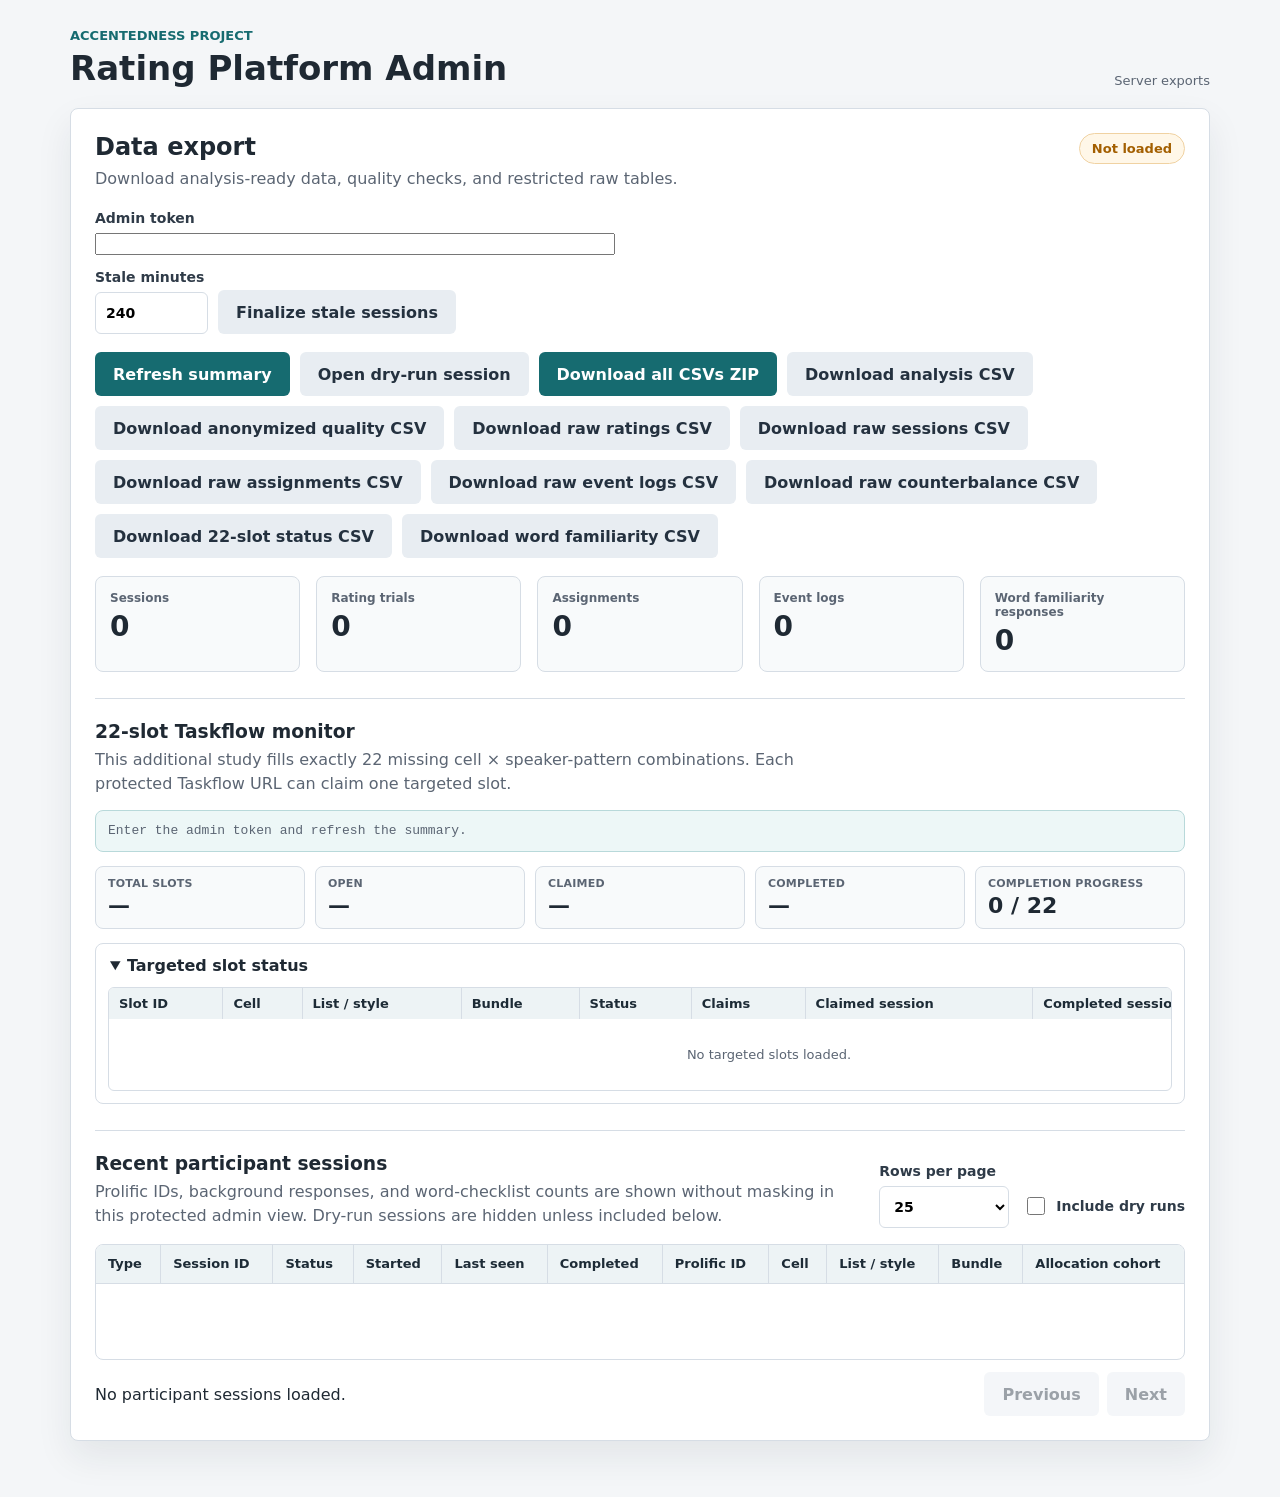
<file: admin/index.html>
<!DOCTYPE html>
<html lang="en">
  <head>
    <meta charset="UTF-8" />
    <meta name="viewport" content="width=device-width, initial-scale=1.0" />
    <title>Rating Platform Admin</title>
    <link rel="stylesheet" href="../styles.css" />
    <link rel="stylesheet" href="admin.css" />
  </head>
  <body>
    <main class="app-shell">
      <header class="header">
        <div>
          <p class="eyebrow">Accentedness project</p>
          <h1>Rating Platform Admin</h1>
        </div>
        <div class="version">Server exports</div>
      </header>

      <section class="panel">
        <div class="panel-heading">
          <div>
            <h2>Data export</h2>
            <p>Download analysis-ready data, quality checks, and restricted raw tables.</p>
          </div>
          <div class="setup-status" id="admin-status">Not loaded</div>
        </div>

        <label class="admin-token">
          Admin token
          <input id="admin-token" type="password" autocomplete="off" />
        </label>

        <div class="admin-maintenance">
          <label>
            Stale minutes
            <input id="stale-minutes" type="number" min="1" max="10080" value="240" />
          </label>
          <button id="finalize-stale-btn" class="secondary">Finalize stale sessions</button>
        </div>

        <div class="admin-actions">
          <button id="refresh-btn">Refresh summary</button>
          <a class="button-link secondary" href="/admin/dry-run.html" target="_blank" rel="noopener">Open dry-run session</a>
          <button id="bundle-btn">Download all CSVs ZIP</button>
          <button id="analysis-btn" class="secondary">Download analysis CSV</button>
          <button id="quality-btn" class="secondary">Download anonymized quality CSV</button>
          <button id="ratings-btn" class="secondary">Download raw ratings CSV</button>
          <button id="sessions-btn" class="secondary">Download raw sessions CSV</button>
          <button id="assignments-btn" class="secondary">Download raw assignments CSV</button>
          <button id="events-btn" class="secondary">Download raw event logs CSV</button>
          <button id="counterbalance-btn" class="secondary">Download raw counterbalance CSV</button>
          <button id="targeted-slots-btn" class="secondary">Download 22-slot status CSV</button>
          <button id="word-familiarity-btn" class="secondary">Download word familiarity CSV</button>
        </div>

        <div class="admin-grid">
          <div class="admin-card">
            <span>Sessions</span>
            <strong id="count-sessions">0</strong>
          </div>
          <div class="admin-card">
            <span>Rating trials</span>
            <strong id="count-trials">0</strong>
          </div>
          <div class="admin-card">
            <span>Assignments</span>
            <strong id="count-assignments">0</strong>
          </div>
          <div class="admin-card">
            <span>Event logs</span>
            <strong id="count-events">0</strong>
          </div>
          <div class="admin-card">
            <span>Word familiarity responses</span>
            <strong id="count-word-familiarity">0</strong>
          </div>
        </div>

        <section class="admin-counterbalance" aria-labelledby="targeted-slots-heading">
          <div class="admin-counterbalance-heading">
            <div>
              <h3 id="targeted-slots-heading">22-slot Taskflow monitor</h3>
              <p>
                This additional study fills exactly 22 missing cell × speaker-pattern combinations.
                Each protected Taskflow URL can claim one targeted slot.
              </p>
            </div>
          </div>

          <p id="targeted-slots-meta" class="admin-scope-meta" aria-live="polite">
            Enter the admin token and refresh the summary.
          </p>

          <div class="admin-balance-summary" aria-label="Targeted Taskflow slot totals">
            <div class="admin-balance-card">
              <span>Total slots</span>
              <strong id="targeted-slots-total">—</strong>
            </div>
            <div class="admin-balance-card">
              <span>Open</span>
              <strong id="targeted-slots-open">—</strong>
            </div>
            <div class="admin-balance-card">
              <span>Claimed</span>
              <strong id="targeted-slots-claimed">—</strong>
            </div>
            <div class="admin-balance-card">
              <span>Completed</span>
              <strong id="targeted-slots-completed">—</strong>
            </div>
            <div class="admin-balance-card">
              <span>Completion progress</span>
              <strong id="targeted-slots-progress">0 / 22</strong>
            </div>
          </div>

          <details class="admin-balance-details" open>
            <summary>Targeted slot status</summary>
            <div class="admin-balance-table-wrap" tabindex="0" role="region" aria-label="Status of the 22 targeted Taskflow slots">
              <table class="admin-balance-table admin-targeted-slot-table">
                <thead>
                  <tr>
                    <th scope="col">Slot ID</th>
                    <th scope="col">Cell</th>
                    <th scope="col">List / style</th>
                    <th scope="col">Bundle</th>
                    <th scope="col">Status</th>
                    <th scope="col">Claims</th>
                    <th scope="col">Claimed session</th>
                    <th scope="col">Completed session</th>
                    <th scope="col">Updated</th>
                  </tr>
                </thead>
                <tbody id="targeted-slots-body">
                  <tr><td class="admin-empty-row" colspan="9">No targeted slots loaded.</td></tr>
                </tbody>
              </table>
            </div>
          </details>
        </section>

        <section class="admin-recent" aria-labelledby="recent-sessions-heading">
          <div class="admin-recent-heading">
            <div>
              <h3 id="recent-sessions-heading">Recent participant sessions</h3>
              <p>
                Prolific IDs, background responses, and word-checklist counts are shown without masking in this
                protected admin view. Dry-run sessions are hidden unless included below.
              </p>
            </div>
            <div class="admin-recent-controls">
              <label class="admin-inline-control">
                Rows per page
                <select id="recent-page-size">
                  <option value="10">10</option>
                  <option value="25" selected>25</option>
                  <option value="50">50</option>
                  <option value="100">100</option>
                </select>
              </label>
              <label class="admin-checkbox-control">
                <input id="recent-include-dry-run" type="checkbox" />
                Include dry runs
              </label>
            </div>
          </div>

          <div
            class="admin-session-table-wrap"
            tabindex="0"
            role="region"
            aria-label="Recent participant background responses; scroll horizontally to view all columns"
          >
            <table class="admin-session-table">
              <thead>
                <tr>
                  <th scope="col">Type</th>
                  <th scope="col">Session ID</th>
                  <th scope="col">Status</th>
                  <th scope="col">Started</th>
                  <th scope="col">Last seen</th>
                  <th scope="col">Completed</th>
                  <th scope="col">Prolific ID</th>
                  <th scope="col">Cell</th>
                  <th scope="col">List / style</th>
                  <th scope="col">Bundle</th>
                  <th scope="col">Allocation cohort</th>
                  <th scope="col">Allocation strategy</th>
                  <th scope="col">Age</th>
                  <th scope="col">English variety</th>
                  <th scope="col">English variety (other)</th>
                  <th scope="col">Gender</th>
                  <th scope="col">Gender (other)</th>
                  <th scope="col">Japanese-accent familiarity</th>
                  <th scope="col">Chinese-accent familiarity</th>
                  <th scope="col">English teaching experience</th>
                  <th scope="col">Teaching details</th>
                  <th scope="col">Linguistics knowledge</th>
                  <th scope="col">Linguistics details</th>
                  <th scope="col">Checklist required</th>
                  <th scope="col">Checklist responses</th>
                  <th scope="col">Known words</th>
                </tr>
              </thead>
              <tbody id="recent-sessions-body">
                <tr>
                  <td class="admin-empty-row" colspan="26">Enter the admin token and refresh the summary.</td>
                </tr>
              </tbody>
            </table>
          </div>

          <div class="admin-pagination">
            <p id="recent-page-status" aria-live="polite">No participant sessions loaded.</p>
            <div>
              <button id="recent-prev-btn" class="secondary" type="button" disabled>Previous</button>
              <button id="recent-next-btn" class="secondary" type="button" disabled>Next</button>
            </div>
          </div>
        </section>

        <pre id="admin-log" class="log" aria-live="polite"></pre>
      </section>
    </main>
    <script src="admin.js"></script>
  </body>
</html>
</file>
<file: styles.css>
:root {
  color-scheme: light;
  font-family: Inter, ui-sans-serif, system-ui, -apple-system, BlinkMacSystemFont, "Segoe UI", sans-serif;
  background: #f4f6f8;
  color: #1f2933;
  --panel: #ffffff;
  --panel-soft: #f8fafb;
  --ink-muted: #5b6573;
  --line: #d6dde5;
  --accent: #166b70;
  --accent-strong: #0f4f53;
  --amber: #a35f00;
  --green: #247449;
  --shadow: 0 16px 36px rgba(31, 41, 51, 0.08);
}

* {
  box-sizing: border-box;
}

body {
  margin: 0;
  min-height: 100vh;
}

button,
.button-link,
input,
select {
  font: inherit;
}

button,
.button-link {
  border: 0;
  border-radius: 6px;
  background: var(--accent);
  color: white;
  cursor: pointer;
  display: inline-flex;
  align-items: center;
  justify-content: center;
  font-weight: 700;
  min-height: 44px;
  padding: 0 18px;
  text-decoration: none;
  transition: background 140ms ease, box-shadow 140ms ease, transform 140ms ease;
}

button:hover:not(:disabled),
.button-link:hover {
  background: var(--accent-strong);
  box-shadow: 0 8px 20px rgba(22, 107, 112, 0.16);
}

button:disabled {
  cursor: not-allowed;
  opacity: 0.45;
}

button.secondary,
.button-link.secondary {
  background: #e8edf2;
  color: #24313f;
}

button.secondary:hover:not(:disabled),
.button-link.secondary:hover {
  background: #d5dee8;
}

input[type="text"],
input[type="number"],
select {
  background: #ffffff;
  border: 1px solid var(--line);
  border-radius: 6px;
  min-height: 42px;
  padding: 8px 10px;
  width: 100%;
}

input[type="number"] {
  appearance: textfield;
}

button:focus-visible,
input:focus-visible,
select:focus-visible,
summary:focus-visible {
  outline: 3px solid rgba(22, 107, 112, 0.25);
  outline-offset: 2px;
}

.app-shell {
  margin: 0 auto;
  max-width: 1180px;
  padding: 28px 20px 56px;
}

.header {
  align-items: end;
  display: flex;
  gap: 24px;
  justify-content: space-between;
  margin-bottom: 20px;
}

.header h1,
.panel h2 {
  letter-spacing: 0;
  margin: 0;
}

.header h1 {
  font-size: 34px;
  line-height: 1.15;
}

.eyebrow {
  color: var(--accent);
  font-size: 13px;
  font-weight: 800;
  letter-spacing: 0;
  margin: 0 0 6px;
  text-transform: uppercase;
}

.version {
  color: var(--ink-muted);
  font-size: 13px;
  white-space: nowrap;
}

.panel {
  background: var(--panel);
  border: 1px solid var(--line);
  border-radius: 8px;
  box-shadow: var(--shadow);
  margin-top: 18px;
  padding: 24px;
}

.panel-heading {
  align-items: start;
  display: flex;
  gap: 20px;
  justify-content: space-between;
  margin-bottom: 22px;
}

.panel-heading p {
  margin: 8px 0 0;
}

.panel-heading p,
.audio-state,
.complete-panel p,
.break-panel p {
  color: var(--ink-muted);
}

.setup-status {
  background: #fff7e8;
  border: 1px solid #f0d2a2;
  border-radius: 999px;
  color: var(--amber);
  font-size: 13px;
  font-weight: 800;
  padding: 7px 12px;
  white-space: nowrap;
}

.setup-status[data-ready="true"] {
  background: #eaf7ef;
  border-color: #bde1cb;
  color: var(--green);
}

.status-grid {
  display: grid;
  gap: 10px;
  grid-template-columns: repeat(4, minmax(0, 1fr));
  margin-bottom: 22px;
}

.status-grid div,
.trial-rail div {
  background: var(--panel-soft);
  border: 1px solid var(--line);
  border-radius: 8px;
  padding: 12px;
}

.status-grid span,
.trial-rail span {
  color: var(--ink-muted);
  display: block;
  font-size: 12px;
  font-weight: 800;
  margin-bottom: 4px;
}

.status-grid strong,
.trial-rail strong {
  color: #24313f;
  display: block;
  font-size: 22px;
  line-height: 1.1;
}

.setup-layout {
  display: grid;
  gap: 20px;
}

.setup-section {
  border-top: 1px solid var(--line);
  padding-top: 18px;
}

.setup-section h3 {
  font-size: 15px;
  margin: 0 0 12px;
}

.form-grid {
  display: grid;
  gap: 16px;
  grid-template-columns: repeat(5, minmax(140px, 1fr));
}

.participant-instructions {
  background: var(--panel-soft);
  border: 1px solid var(--line);
  border-radius: 8px;
  color: #2f3b48;
  line-height: 1.55;
  margin-bottom: 16px;
  padding: 16px;
}

.participant-instructions p {
  margin: 0 0 10px;
}

.participant-instructions p:last-child {
  margin-bottom: 0;
}

.participant-instructions ol {
  margin: 0 0 10px 20px;
  padding: 0;
}

.participant-instructions li {
  margin: 5px 0;
}

.turnstile-widget {
  margin-bottom: 16px;
  min-height: 65px;
}

body.participant-mode .researcher-only {
  display: none !important;
}

body:not(.participant-mode) .participant-only {
  display: none !important;
}

body.participant-mode .app-shell {
  max-width: 920px;
}

body.participant-mode .form-grid {
  grid-template-columns: minmax(220px, 360px);
}

body.participant-mode #participant-id-field.hidden {
  display: none !important;
}

body.participant-mode .setup-step {
  display: none;
}

body.participant-mode .setup-step.active {
  display: block;
}

body.participant-mode .rating-workspace {
  grid-template-columns: minmax(0, 1fr);
}

body.participant-mode .trial-rail,
body.participant-mode #pause-btn {
  display: none !important;
}

.onboarding-progress {
  display: grid;
  gap: 10px;
  grid-template-columns: repeat(4, minmax(0, 1fr));
  margin: 0 0 22px;
}

.onboarding-step-chip {
  align-items: center;
  background: var(--panel-soft);
  border: 1px solid var(--line);
  border-radius: 8px;
  color: var(--ink-muted);
  display: flex;
  gap: 10px;
  min-height: 48px;
  padding: 10px;
}

.onboarding-step-chip span {
  align-items: center;
  background: #e8edf2;
  border-radius: 999px;
  color: #24313f;
  display: inline-flex;
  flex: 0 0 auto;
  font-size: 13px;
  font-weight: 900;
  height: 26px;
  justify-content: center;
  width: 26px;
}

.onboarding-step-chip strong {
  display: block;
  font-size: 13px;
  line-height: 1.2;
}

.onboarding-step-chip.active {
  background: #eef8f8;
  border-color: #9fc9cc;
  color: var(--accent-strong);
}

.onboarding-step-chip.active span,
.onboarding-step-chip.complete span {
  background: var(--accent);
  color: white;
}

.onboarding-step-chip.complete {
  border-color: #bdd7d9;
  color: #2f3b48;
}

.step-kicker {
  color: var(--accent);
  font-size: 12px;
  font-weight: 900;
  letter-spacing: 0;
  margin: 0 0 6px;
  text-transform: uppercase;
}

.step-copy {
  color: var(--ink-muted);
  margin: -4px 0 16px;
}

.prolific-detected-note {
  background: #eaf7ef;
  border: 1px solid #bde1cb;
  border-radius: 8px;
  color: var(--green);
  font-weight: 800;
  margin: 0 0 16px;
  padding: 12px 14px;
}

.scale-summary-grid,
.ready-summary {
  display: grid;
  gap: 12px;
  grid-template-columns: repeat(3, minmax(0, 1fr));
  margin-top: 16px;
}

.scale-summary-grid div,
.ready-summary div {
  background: var(--panel-soft);
  border: 1px solid var(--line);
  border-radius: 8px;
  min-height: 88px;
  padding: 14px;
}

.scale-summary-grid span,
.ready-summary span {
  color: var(--ink-muted);
  display: block;
  font-size: 12px;
  font-weight: 900;
  margin-bottom: 8px;
}

.scale-summary-grid strong,
.ready-summary strong {
  color: #24313f;
  display: block;
  font-size: 15px;
  line-height: 1.35;
}

.scale-summary-grid p {
  color: #2f3b48;
  font-size: 13px;
  line-height: 1.45;
  margin: 0 0 10px;
}

.onboarding-controls {
  align-items: center;
  border-top: 1px solid var(--line);
  display: flex;
  gap: 10px;
  justify-content: flex-end;
  margin-top: 22px;
  padding-top: 18px;
}

body.participant-mode .setup-step[data-onboarding-step="ready"] .actions {
  margin-top: 20px;
}

body.participant-mode .setup-step[data-onboarding-step="ready"] #start-btn {
  min-width: 180px;
}

.background-grid,
.familiarity-grid {
  display: grid;
  gap: 16px;
  grid-template-columns: repeat(2, minmax(220px, 1fr));
  margin-top: 16px;
}

.background-field,
.familiarity-field {
  background: var(--panel-soft);
  border: 1px solid var(--line);
  border-radius: 8px;
  margin: 0;
  padding: 14px;
}

.background-field legend,
.familiarity-field legend {
  color: #2f3b48;
  font-size: 14px;
  font-weight: 800;
  padding: 0 4px;
}

.background-field > input {
  margin-top: 8px;
}

.background-field .detail-label {
  margin-top: 12px;
}

.stacked-options {
  display: grid;
  gap: 7px;
  margin-top: 8px;
}

.compact-options {
  grid-template-columns: repeat(2, minmax(0, 1fr));
}

.stacked-options label {
  align-items: center;
  background: #ffffff;
  border: 1px solid var(--line);
  border-radius: 6px;
  cursor: pointer;
  display: flex;
  font-weight: 700;
  gap: 8px;
  min-height: 38px;
  padding: 8px 10px;
}

.stacked-options label:has(input:checked) {
  background: #eef7f8;
  border-color: var(--accent);
}

.validation-message {
  background: #fff4f2;
  border: 1px solid #d8796f;
  border-radius: 7px;
  color: #8a2d25;
  font-size: 14px;
  font-weight: 700;
  margin: 12px 0 0;
  padding: 10px 12px;
}

[aria-invalid="true"] {
  border-color: #b73d32 !important;
  box-shadow: 0 0 0 2px rgba(183, 61, 50, 0.15);
}

.familiarity-options {
  display: grid;
  gap: 8px;
  grid-template-columns: repeat(6, minmax(34px, 1fr));
  margin: 8px 0 10px;
}

.familiarity-options label {
  align-items: center;
  background: #ffffff;
  border: 1px solid var(--line);
  border-radius: 6px;
  cursor: pointer;
  display: flex;
  font-size: 15px;
  font-weight: 800;
  justify-content: center;
  min-height: 40px;
  padding: 6px;
  transition: background 120ms ease, border-color 120ms ease, color 120ms ease;
}

.familiarity-options input {
  height: 1px;
  opacity: 0;
  position: absolute;
  width: 1px;
}

.familiarity-options label:has(input:checked) {
  background: var(--accent);
  border-color: var(--accent);
  color: white;
}

.familiarity-options label:has(input:focus-visible) {
  outline: 3px solid rgba(31, 94, 102, 0.32);
  outline-offset: 2px;
}

.familiarity-anchors {
  color: var(--ink-muted);
  display: flex;
  font-size: 12px;
  font-weight: 700;
  justify-content: space-between;
  line-height: 1.25;
}

.familiarity-anchors span:last-child {
  text-align: right;
}

label {
  color: #2f3b48;
  display: grid;
  font-size: 14px;
  font-weight: 700;
  gap: 7px;
}

.checkbox-label {
  align-items: center;
  display: flex;
  gap: 9px;
}

.checkbox-label input {
  inline-size: auto;
}

.upload-grid {
  display: grid;
  gap: 16px;
  grid-template-columns: repeat(3, minmax(0, 1fr));
  margin-top: 16px;
}

.remote-card {
  background: #f5f9fa;
  border: 1px solid #c7d8dc;
  border-radius: 8px;
  padding: 16px;
}

.remote-heading,
.participant-actions {
  align-items: center;
  display: flex;
  flex-wrap: wrap;
  gap: 10px;
  justify-content: space-between;
}

.participant-actions {
  justify-content: flex-start;
  margin-top: 12px;
}

.source-option {
  min-height: 44px;
}

.source-summary {
  color: var(--ink-muted);
  font-size: 13px;
  font-weight: 700;
  margin-top: 4px;
}

.custom-field {
  margin-top: 12px;
  max-width: 560px;
}

.participant-grid {
  background: #f7fafb;
  border: 1px solid var(--line);
  border-radius: 8px;
  display: grid;
  gap: 8px;
  grid-template-columns: repeat(4, minmax(0, 1fr));
  margin-top: 12px;
  max-height: 240px;
  overflow: auto;
  padding: 12px;
}

.participant-grid.empty {
  color: var(--ink-muted);
  display: block;
  font-weight: 700;
}

.participant-option {
  align-items: center;
  background: #ffffff;
  border: 1px solid #dce3eb;
  border-radius: 6px;
  display: flex;
  gap: 8px;
  min-height: 42px;
  padding: 8px 10px;
}

.participant-option input {
  inline-size: auto;
}

.participant-option span {
  color: var(--ink-muted);
  font-size: 12px;
  font-weight: 700;
  margin-left: auto;
}

.remote-card small {
  color: var(--ink-muted);
  display: block;
  font-weight: 600;
  line-height: 1.4;
  margin-top: 10px;
}

#prepare-remote-btn {
  margin-top: 12px;
}

.upload-card {
  background: var(--panel-soft);
  border: 1px dashed #b9c4cf;
  border-radius: 8px;
  padding: 16px;
}

.upload-card span {
  font-size: 15px;
}

.upload-card small {
  color: var(--ink-muted);
  font-weight: 500;
  line-height: 1.4;
}

.scale-details {
  border-top: 1px solid var(--line);
  margin-top: 22px;
  padding-top: 16px;
}

.scale-details summary {
  cursor: pointer;
  font-weight: 800;
}

.anchor-grid {
  display: grid;
  gap: 16px;
  grid-template-columns: repeat(3, minmax(0, 1fr));
  margin-top: 16px;
}

.anchor-grid h3,
.anchor-grid p {
  margin: 0 0 8px;
}

.actions {
  display: flex;
  flex-wrap: wrap;
  gap: 12px;
  margin-top: 22px;
}

.log {
  background: #101820;
  border-radius: 8px;
  color: #d7e6ee;
  font-size: 13px;
  line-height: 1.5;
  margin: 18px 0 0;
  max-height: 220px;
  overflow: auto;
  padding: 14px;
  white-space: pre-wrap;
}

.log:empty {
  display: none;
}

.hidden {
  display: none !important;
}

.task-topbar {
  align-items: center;
  display: flex;
  justify-content: space-between;
}

.progress-track {
  background: #e5ebf0;
  border-radius: 999px;
  height: 10px;
  margin: 18px 0 8px;
  overflow: hidden;
}

#progress-fill {
  background: var(--accent);
  height: 100%;
  transition: width 180ms ease;
  width: 0;
}

.progress-text {
  color: var(--ink-muted);
  font-size: 13px;
  font-weight: 700;
  margin-bottom: 22px;
  text-align: right;
}

.rating-workspace {
  align-items: start;
  display: grid;
  gap: 22px;
  grid-template-columns: 180px minmax(0, 1fr);
}

.trial-rail {
  display: grid;
  gap: 10px;
  position: sticky;
  top: 20px;
}

.trial-rail strong {
  font-size: 20px;
}

.response-stack {
  min-width: 0;
}

.stimulus-area {
  align-items: center;
  background: #f9fbfc;
  border: 1px solid var(--line);
  border-radius: 8px;
  display: grid;
  gap: 14px;
  justify-items: center;
  margin-bottom: 22px;
  min-height: 150px;
  padding: 26px;
}

.play-button {
  font-size: 20px;
  min-height: 58px;
  min-width: 180px;
}

.dictation-box {
  margin-bottom: 20px;
}

.dictation-box input {
  font-size: 22px;
  min-height: 54px;
}

.dictation-unidentified {
  align-items: center;
  color: var(--ink-muted);
  display: flex;
  font-size: 14px;
  font-weight: 700;
  gap: 8px;
  margin-top: 10px;
}

.dictation-unidentified input {
  height: 18px;
  min-height: 0;
  width: 18px;
}

.scale-block {
  background: #ffffff;
  border: 1px solid var(--line);
  border-radius: 8px;
  margin: 18px 0;
  padding: 16px;
}

.scale-block legend {
  font-size: 17px;
  font-weight: 800;
  padding: 0 8px;
}

.scale-definition {
  color: #2f3b48;
  font-size: 14px;
  line-height: 1.5;
  margin: 0 0 14px;
}

.scale-endpoints {
  align-items: center;
  color: var(--ink-muted);
  display: flex;
  font-size: 14px;
  font-weight: 700;
  justify-content: space-between;
  margin: 0 0 12px;
  gap: 10px;
}

.scale-options {
  display: grid;
  gap: 8px;
  grid-template-columns: repeat(9, minmax(42px, 1fr));
}

.scale-options label {
  align-items: center;
  border: 1px solid var(--line);
  border-radius: 6px;
  cursor: pointer;
  display: flex;
  font-size: 15px;
  font-weight: 800;
  justify-content: center;
  min-height: 44px;
  padding: 6px;
  transition: background 120ms ease, border-color 120ms ease, color 120ms ease;
}

.scale-block.disabled {
  background: #f8fafb;
}

.scale-block.disabled .scale-options label:not(:has(input:checked)) {
  color: #8993a0;
  cursor: not-allowed;
  opacity: 0.62;
}

.scale-options input {
  height: 1px;
  opacity: 0;
  position: absolute;
  width: 1px;
}

.scale-options label:has(input:checked) {
  background: var(--accent);
  border-color: var(--accent);
  color: white;
}

.practice-feedback {
  background: #eef7f8;
  border: 1px solid #b7d8dc;
  border-radius: 8px;
  color: #183a3e;
  font-size: 15px;
  font-weight: 700;
  line-height: 1.5;
  margin-top: 18px;
  padding: 14px;
}

.resume-panel {
  max-width: 720px;
  margin-inline: auto;
}

.resume-summary {
  display: grid;
  gap: 0.45rem;
  margin: 1.25rem 0;
  padding: 1rem 1.1rem;
  border: 1px solid var(--line);
  border-radius: 14px;
  background: var(--panel-soft);
}

.resume-summary strong {
  font-size: 1.08rem;
}

#practice-feedback-text {
  margin: 0;
  white-space: pre-line;
}

.practice-feedback-replay {
  align-items: center;
  display: flex;
  flex-wrap: wrap;
  gap: 10px 14px;
  margin-top: 14px;
}

.practice-feedback-replay button {
  flex: 0 0 auto;
  width: auto;
}

#practice-feedback-replay-status {
  color: var(--ink-muted);
  font-size: 14px;
  font-weight: 600;
}

.practice-reason {
  background: #fff7e8;
  border: 1px solid #f0d2a2;
  border-radius: 8px;
  margin-top: 14px;
  padding: 14px;
}

.practice-reason textarea {
  border: 1px solid var(--line);
  border-radius: 6px;
  font: inherit;
  min-height: 84px;
  padding: 8px 10px;
  resize: vertical;
  width: 100%;
}

.word-familiarity-panel {
  text-align: left;
}

.word-familiarity-heading {
  align-items: end;
}

.word-familiarity-heading h2,
.word-familiarity-heading p {
  margin-bottom: 0;
}

.word-familiarity-heading > div:first-child > p:last-child {
  color: var(--ink-muted);
  line-height: 1.55;
  margin-top: 8px;
  max-width: 760px;
}

.word-familiarity-count {
  background: #eef7f8;
  border: 1px solid #b7d8dc;
  border-radius: 999px;
  color: #183a3e;
  flex: 0 0 auto;
  font-size: 14px;
  font-weight: 800;
  padding: 8px 12px;
}

.word-familiarity-fieldset {
  border: 1px solid var(--line);
  border-radius: 10px;
  margin: 22px 0 0;
  padding: 18px;
}

.word-familiarity-fieldset legend {
  color: #24313f;
  font-size: 15px;
  font-weight: 800;
  padding: 0 8px;
}

.word-familiarity-grid {
  display: grid;
  gap: 10px;
  grid-template-columns: repeat(5, minmax(0, 1fr));
}

.word-familiarity-option {
  align-items: center;
  background: #ffffff;
  border: 1px solid var(--line);
  border-radius: 8px;
  cursor: pointer;
  display: flex;
  font-weight: 700;
  gap: 10px;
  min-height: 46px;
  padding: 9px 11px;
}

.word-familiarity-option:has(input:checked) {
  background: #eef7f8;
  border-color: #72aeb5;
  color: #183a3e;
}

.word-familiarity-option:focus-within {
  outline: 3px solid rgba(36, 111, 120, 0.2);
  outline-offset: 2px;
}

.word-familiarity-option input,
.word-familiarity-confirmation input {
  accent-color: var(--accent);
  flex: 0 0 auto;
  height: 20px;
  min-height: 0;
  width: 20px;
}

.word-familiarity-confirmation {
  align-items: flex-start;
  background: var(--panel-soft);
  border: 1px solid var(--line);
  border-radius: 8px;
  display: flex;
  font-weight: 700;
  gap: 10px;
  line-height: 1.5;
  margin-top: 18px;
  padding: 14px;
}

.word-familiarity-confirmation input {
  margin-top: 2px;
}

.word-familiarity-status {
  color: #9f2f2f;
  font-weight: 700;
  margin: 12px 0 0;
  min-height: 24px;
}

.word-familiarity-actions {
  justify-content: flex-end;
  margin-top: 8px;
}

.completion-code-box {
  background: #f5f9fa;
  border: 1px solid #c7d8dc;
  border-radius: 8px;
  display: inline-grid;
  gap: 6px;
  margin-top: 12px;
  min-width: min(100%, 360px);
  padding: 16px;
}

.completion-code-box span {
  color: var(--ink-muted);
  font-size: 12px;
  font-weight: 800;
  text-transform: uppercase;
}

.completion-code-box strong {
  color: #17242f;
  font-size: 28px;
  letter-spacing: 0.04em;
}

.prolific-return-link {
  align-items: center;
  background: var(--accent);
  border-radius: 6px;
  color: #ffffff;
  display: inline-flex;
  font-weight: 800;
  justify-content: center;
  margin-top: 14px;
  min-height: 44px;
  padding: 0 18px;
  text-decoration: none;
}

.prolific-return-link:focus,
.prolific-return-link:hover {
  background: #1f5e66;
}

.trial-actions {
  display: flex;
  justify-content: flex-end;
  margin-top: 22px;
}

.break-panel,
.distractor-panel,
.complete-panel {
  text-align: center;
}

.distractor-problems {
  display: grid;
  gap: 12px;
  grid-template-columns: repeat(3, minmax(0, 1fr));
  margin: 22px auto 14px;
  max-width: 720px;
  text-align: left;
}

.distractor-problem {
  background: var(--panel-soft);
  border: 1px solid var(--line);
  border-radius: 8px;
  padding: 12px;
}

.distractor-problem label {
  display: grid;
  gap: 8px;
}

.distractor-problem span {
  color: #24313f;
  font-size: 18px;
  font-weight: 800;
}

.distractor-status {
  color: var(--ink-muted);
  min-height: 24px;
}

.admin-grid {
  display: grid;
  gap: 16px;
  grid-template-columns: repeat(auto-fit, minmax(170px, 1fr));
  margin: 18px 0;
}

.admin-card {
  background: var(--panel-soft);
  border: 1px solid var(--line);
  border-radius: 8px;
  padding: 14px;
}

.admin-card span {
  color: var(--ink-muted);
  display: block;
  font-size: 12px;
  font-weight: 800;
  margin-bottom: 5px;
}

.admin-card strong {
  display: block;
  font-size: 28px;
}

.admin-actions {
  display: flex;
  flex-wrap: wrap;
  gap: 10px;
  margin-top: 18px;
}

.admin-token {
  max-width: 520px;
}

.admin-maintenance {
  align-items: end;
  display: flex;
  flex-wrap: wrap;
  gap: 10px;
  margin-top: 14px;
}

.admin-maintenance label {
  max-width: 220px;
}

.admin-recent {
  border-top: 1px solid var(--line);
  margin-top: 26px;
  padding-top: 22px;
}

.admin-recent-heading {
  align-items: end;
  display: flex;
  gap: 18px;
  justify-content: space-between;
}

.admin-recent-heading h3,
.admin-recent-heading p,
.admin-pagination p {
  margin: 0;
}

.admin-recent-heading p {
  color: var(--ink-muted);
  line-height: 1.5;
  margin-top: 6px;
  max-width: 760px;
}

.admin-recent-controls {
  align-items: end;
  display: flex;
  flex: 0 0 auto;
  gap: 14px;
}

.admin-inline-control {
  min-width: 130px;
}

.admin-checkbox-control {
  align-items: center;
  display: flex;
  font-size: 14px;
  gap: 8px;
  min-height: 44px;
  white-space: nowrap;
}

.admin-checkbox-control input {
  height: 18px;
  min-height: 0;
  width: 18px;
}

.admin-session-table-wrap {
  border: 1px solid var(--line);
  border-radius: 8px;
  margin-top: 16px;
  max-height: 560px;
  overflow: auto;
}

.admin-session-table {
  border-collapse: collapse;
  font-size: 13px;
  min-width: 2920px;
  width: 100%;
}

.admin-session-table th,
.admin-session-table td {
  border-bottom: 1px solid var(--line);
  border-right: 1px solid var(--line);
  line-height: 1.45;
  overflow-wrap: anywhere;
  padding: 10px 12px;
  text-align: left;
  vertical-align: top;
  white-space: pre-wrap;
}

.admin-session-table th {
  background: #edf3f5;
  color: #1d2b36;
  font-weight: 800;
  position: sticky;
  top: 0;
  z-index: 1;
}

.admin-session-table tr:last-child td {
  border-bottom: 0;
}

.admin-session-table th:last-child,
.admin-session-table td:last-child {
  border-right: 0;
}

.admin-id-cell {
  font-family: ui-monospace, SFMono-Regular, Menlo, Monaco, Consolas, "Liberation Mono", monospace;
  min-width: 210px;
}

.admin-free-text-cell {
  min-width: 240px;
}

.admin-empty-row {
  color: var(--ink-muted);
  padding: 28px !important;
  text-align: center !important;
}

.admin-pagination {
  align-items: center;
  display: flex;
  gap: 16px;
  justify-content: space-between;
  margin-top: 12px;
}

.admin-pagination > div {
  display: flex;
  gap: 8px;
}

@media (max-width: 820px) {
  .header {
    align-items: start;
    flex-direction: column;
  }

  .panel-heading {
    align-items: start;
    flex-direction: column;
  }

  .admin-recent-heading,
  .admin-pagination {
    align-items: stretch;
    flex-direction: column;
  }

  .admin-recent-controls {
    align-items: stretch;
    flex-direction: column;
  }

  .form-grid,
  .upload-grid,
  .participant-grid,
  .onboarding-progress,
  .anchor-grid,
  .background-grid,
  .familiarity-grid,
  .scale-summary-grid,
  .ready-summary,
  .status-grid,
  .distractor-problems,
  .rating-workspace {
    grid-template-columns: 1fr;
  }

  .word-familiarity-grid {
    grid-template-columns: repeat(2, minmax(0, 1fr));
  }

  .trial-rail {
    grid-template-columns: repeat(2, minmax(0, 1fr));
    position: static;
  }

  .admin-grid {
    grid-template-columns: repeat(2, minmax(0, 1fr));
  }

  .scale-options {
    grid-template-columns: repeat(5, minmax(42px, 1fr));
  }

  .progress-text {
    text-align: left;
  }
}

@media (max-width: 560px) {
  .admin-grid {
    grid-template-columns: 1fr;
  }

  .word-familiarity-grid {
    grid-template-columns: 1fr;
  }
}
</file>
<file: admin/admin.css>
.admin-counterbalance {
  border-top: 1px solid var(--line);
  margin-top: 26px;
  padding-top: 22px;
}

.admin-counterbalance-heading {
  align-items: end;
  display: flex;
  gap: 18px;
  justify-content: space-between;
}

.admin-counterbalance-heading h3,
.admin-counterbalance-heading p,
.admin-scope-meta,
.admin-matrix-help {
  margin: 0;
}

.admin-counterbalance-heading p,
.admin-matrix-help,
.admin-scope-meta {
  color: var(--ink-muted);
  line-height: 1.5;
}

.admin-counterbalance-heading p {
  margin-top: 6px;
  max-width: 780px;
}

.admin-scope-control {
  flex: 0 0 min(520px, 45%);
}

.admin-scope-control select {
  font-size: 14px;
}

.admin-scope-meta {
  background: #edf7f7;
  border: 1px solid #b8d9da;
  border-radius: 8px;
  font-family: ui-monospace, SFMono-Regular, Menlo, Monaco, Consolas, "Liberation Mono", monospace;
  font-size: 13px;
  margin-top: 14px;
  overflow-wrap: anywhere;
  padding: 10px 12px;
}

.admin-balance-summary {
  display: grid;
  gap: 10px;
  grid-template-columns: repeat(5, minmax(120px, 1fr));
  margin: 14px 0;
}

.admin-balance-card {
  background: var(--panel-soft);
  border: 1px solid var(--line);
  border-radius: 8px;
  padding: 10px 12px;
}

.admin-balance-card span {
  color: var(--ink-muted);
  display: block;
  font-size: 11px;
  font-weight: 800;
  letter-spacing: 0.02em;
  margin-bottom: 3px;
  text-transform: uppercase;
}

.admin-balance-card strong {
  display: block;
  font-size: 22px;
}

.admin-balance-details {
  border: 1px solid var(--line);
  border-radius: 8px;
  margin-top: 12px;
  padding: 0 12px 12px;
}

.admin-balance-details > summary {
  cursor: pointer;
  font-weight: 800;
  padding: 12px 2px;
}

.admin-balance-table-wrap,
.admin-microcell-wrap {
  border: 1px solid var(--line);
  border-radius: 6px;
  max-height: 620px;
  overflow: auto;
}

.admin-balance-table {
  border-collapse: collapse;
  font-size: 13px;
  min-width: 680px;
  width: 100%;
}

.admin-balance-table th,
.admin-balance-table td {
  border-bottom: 1px solid var(--line);
  border-right: 1px solid var(--line);
  padding: 8px 10px;
  text-align: left;
}

.admin-balance-table th {
  background: #edf3f5;
  color: #1d2b36;
  font-weight: 800;
  position: sticky;
  top: 0;
  z-index: 1;
}

.admin-balance-table tr:last-child td,
.admin-balance-table tr:last-child th {
  border-bottom: 0;
}

.admin-balance-table th:last-child,
.admin-balance-table td:last-child {
  border-right: 0;
}

.admin-bundle-definition-table {
  min-width: 560px;
}

.admin-targeted-slot-table {
  min-width: 1320px;
}

.admin-slot-status {
  font-weight: 800;
  text-transform: capitalize;
}

.admin-slot-status-open {
  color: #1d6f47;
}

.admin-slot-status-claimed {
  color: #9a5b00;
}

.admin-slot-status-completed {
  color: #245b91;
}

.admin-slot-status-unknown {
  color: #9b3a32;
}

.admin-count-completed {
  color: #1d6f47;
  font-weight: 800;
}

.admin-count-started {
  color: #9a5b00;
  font-weight: 800;
}

.admin-count-incomplete {
  color: #9b3a32;
  font-weight: 800;
}

.admin-matrix-help {
  font-size: 13px;
  margin: -2px 0 10px;
}

.admin-microcell-table {
  border-collapse: separate;
  border-spacing: 0;
  font-size: 12px;
  min-width: 1240px;
  table-layout: fixed;
  width: 100%;
}

.admin-microcell-table th,
.admin-microcell-table td {
  border-bottom: 1px solid var(--line);
  border-right: 1px solid var(--line);
  padding: 7px 6px;
  text-align: center;
  vertical-align: middle;
}

.admin-microcell-table thead th {
  background: #e7eff2;
  color: #1d2b36;
  font-weight: 800;
  position: sticky;
  top: 0;
  z-index: 2;
}

.admin-microcell-table th:first-child {
  left: 0;
  min-width: 178px;
  position: sticky;
  text-align: left;
  width: 178px;
  z-index: 1;
}

.admin-microcell-table thead th:first-child {
  z-index: 3;
}

.admin-microcell-table tbody th {
  background: #f4f7f8;
  color: #25313d;
  font-weight: 750;
  white-space: nowrap;
}

.admin-microcell-table tr:last-child th,
.admin-microcell-table tr:last-child td {
  border-bottom: 0;
}

.admin-microcell-table th:last-child,
.admin-microcell-table td:last-child {
  border-right: 0;
}

.admin-microcell {
  background: #fbfcfc;
  min-width: 94px;
}

.admin-microcell.is-empty {
  color: #86929c;
}

.admin-microcell.has-completed {
  background: #e5f5ec;
}

.admin-microcell.has-started {
  box-shadow: inset 0 3px 0 #d58918;
}

.admin-microcell.has-incomplete {
  box-shadow: inset 0 -3px 0 #bd5b51;
}

.admin-microcell.has-started.has-incomplete {
  box-shadow: inset 0 3px 0 #d58918, inset 0 -3px 0 #bd5b51;
}

.admin-microcell-count {
  display: inline-block;
  font-variant-numeric: tabular-nums;
  font-weight: 800;
  min-width: 25px;
}

.admin-microcell-count.completed {
  color: #1d6f47;
}

.admin-microcell-count.started {
  color: #9a5b00;
}

.admin-microcell-count.incomplete {
  color: #9b3a32;
}

.admin-session-table {
  min-width: 3720px;
}

.admin-scope-cell {
  font-family: ui-monospace, SFMono-Regular, Menlo, Monaco, Consolas, "Liberation Mono", monospace;
  min-width: 220px;
}

@media (max-width: 980px) {
  .admin-counterbalance-heading {
    align-items: stretch;
    flex-direction: column;
  }

  .admin-scope-control {
    flex-basis: auto;
  }

  .admin-balance-summary {
    grid-template-columns: repeat(2, minmax(120px, 1fr));
  }
}

@media (max-width: 560px) {
  .admin-balance-summary {
    grid-template-columns: 1fr;
  }
}
</file>
